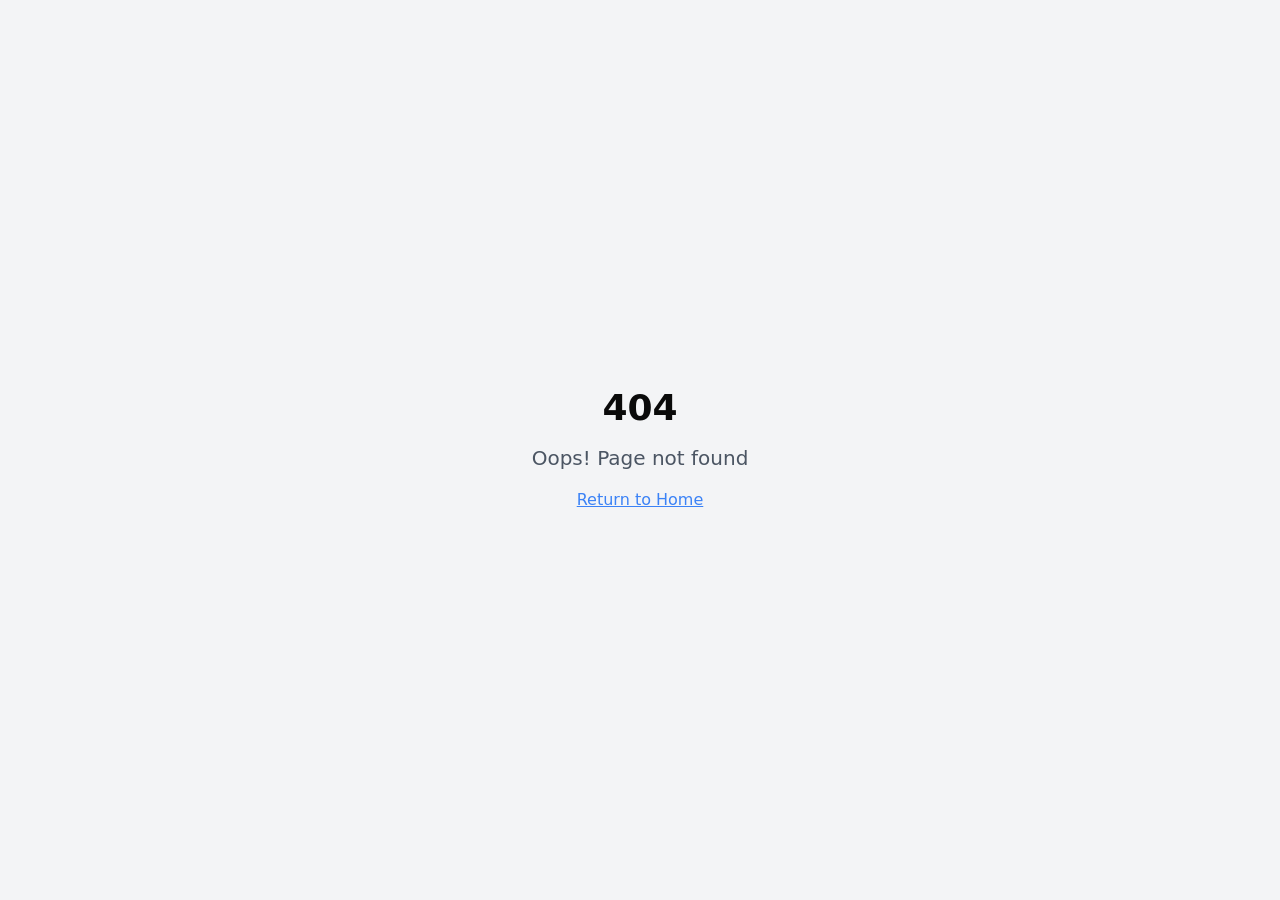
<file: index.html>
<!doctype html>
<html lang="en">
  <head>
    <meta charset="UTF-8" />
    <meta name="viewport" content="width=device-width, initial-scale=1.0" />
    <title>Pianoken - People's AI Piano | Coming Soon</title>
    <meta name="description" content="The world's first DePIN network for AI-powered smart pianos. Play Smart, Earn Fast. Democratizing music education through blockchain technology." />
    <meta name="author" content="Pianoken" />
    <meta name="keywords" content="DePIN, AI Piano, Smart Piano, Blockchain, Music Education, Pianoken, Web3" />

    <meta property="og:title" content="Pianoken - People's AI Piano | Coming Soon" />
    <meta property="og:description" content="The world's first DePIN network for AI-powered smart pianos. Play Smart, Earn Fast." />
    <meta property="og:type" content="website" />
    <meta property="og:image" content="/assets/pianoken-logo-FYIQtDRW.png" />

    <meta name="twitter:card" content="summary_large_image" />
    <meta name="twitter:site" content="@Pianoken_POP" />
    <meta name="twitter:image" content="/assets/pianoken-logo-FYIQtDRW.png" />
    <script>
      /* Single Page Apps for GitHub Pages
         https://github.com/rafgraph/spa-github-pages */
      (function(l) {
        if (l.search && l.search[1] === '/') {
          var decoded = l.search.slice(1)
            .split('&')
            .map(function(s){ return s.replace(/~and~/g, '&'); })
            .join('?');
          window.history.replaceState(null, null, decoded.slice(1) + l.hash);
        }
      })(window.location);
    </script>
    <script type="module" crossorigin src="/assets/index-4iQkVlZu.js"></script>
    <link rel="stylesheet" crossorigin href="/assets/index-B_V-j3L1.css">
  </head>

  <body>
    <div id="root"></div>
  </body>
</html>
</file>
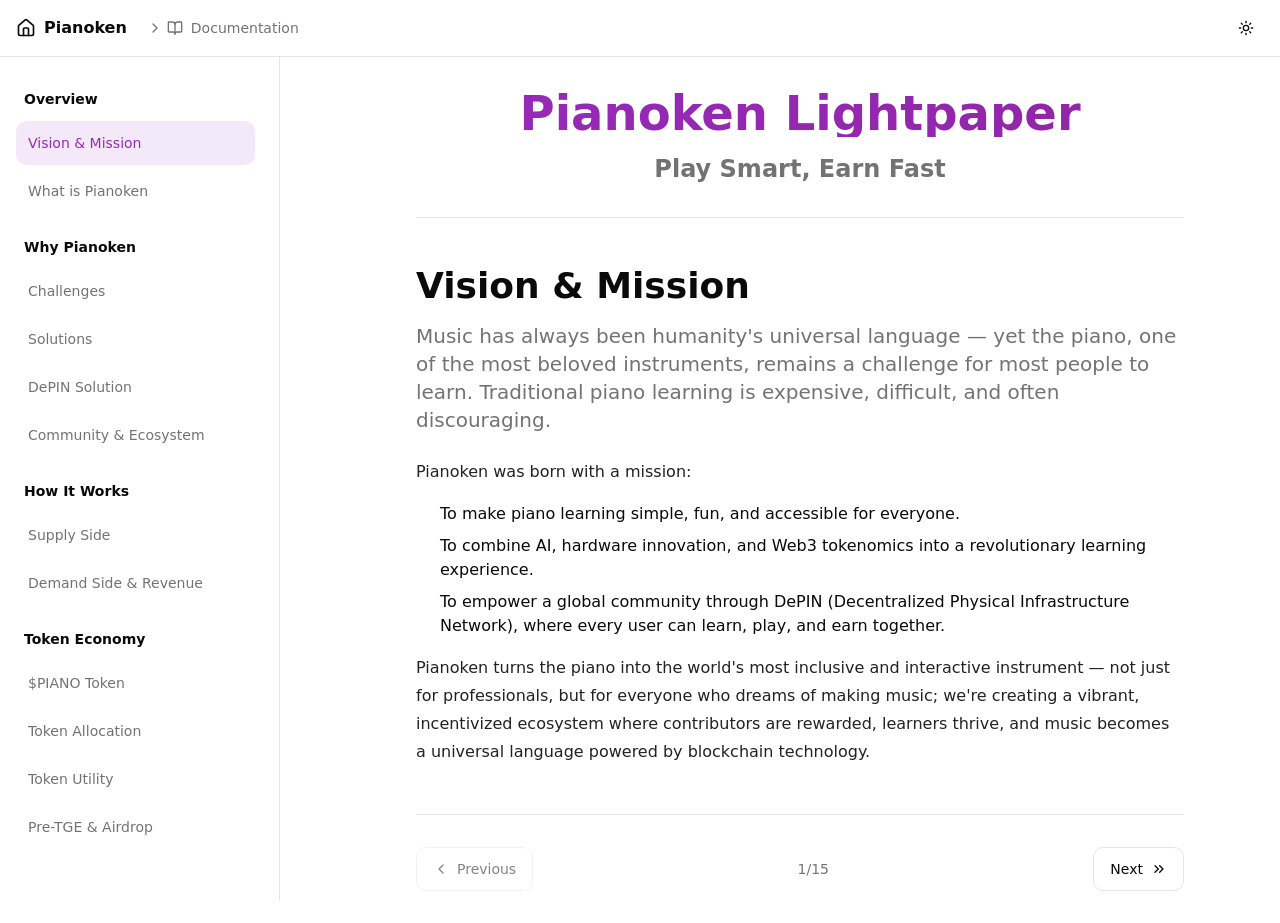
<file: docs/index.html>
<!doctype html>
<html lang="en">
  <head>
    <meta charset="utf-8" />
    <title>Redirecting...</title>
    <link rel="canonical" href="/docs" />
    <meta http-equiv="refresh" content="0; url=/?/docs" />
    <script>
      window.location.replace('/?/docs' + window.location.search + window.location.hash);
    </script>
  </head>
  <body></body>
</html>
</file>
<file: assets/index-B_V-j3L1.css>
*,:before,:after{--tw-border-spacing-x: 0;--tw-border-spacing-y: 0;--tw-translate-x: 0;--tw-translate-y: 0;--tw-rotate: 0;--tw-skew-x: 0;--tw-skew-y: 0;--tw-scale-x: 1;--tw-scale-y: 1;--tw-pan-x: ;--tw-pan-y: ;--tw-pinch-zoom: ;--tw-scroll-snap-strictness: proximity;--tw-gradient-from-position: ;--tw-gradient-via-position: ;--tw-gradient-to-position: ;--tw-ordinal: ;--tw-slashed-zero: ;--tw-numeric-figure: ;--tw-numeric-spacing: ;--tw-numeric-fraction: ;--tw-ring-inset: ;--tw-ring-offset-width: 0px;--tw-ring-offset-color: #fff;--tw-ring-color: rgb(59 130 246 / .5);--tw-ring-offset-shadow: 0 0 #0000;--tw-ring-shadow: 0 0 #0000;--tw-shadow: 0 0 #0000;--tw-shadow-colored: 0 0 #0000;--tw-blur: ;--tw-brightness: ;--tw-contrast: ;--tw-grayscale: ;--tw-hue-rotate: ;--tw-invert: ;--tw-saturate: ;--tw-sepia: ;--tw-drop-shadow: ;--tw-backdrop-blur: ;--tw-backdrop-brightness: ;--tw-backdrop-contrast: ;--tw-backdrop-grayscale: ;--tw-backdrop-hue-rotate: ;--tw-backdrop-invert: ;--tw-backdrop-opacity: ;--tw-backdrop-saturate: ;--tw-backdrop-sepia: ;--tw-contain-size: ;--tw-contain-layout: ;--tw-contain-paint: ;--tw-contain-style: }::backdrop{--tw-border-spacing-x: 0;--tw-border-spacing-y: 0;--tw-translate-x: 0;--tw-translate-y: 0;--tw-rotate: 0;--tw-skew-x: 0;--tw-skew-y: 0;--tw-scale-x: 1;--tw-scale-y: 1;--tw-pan-x: ;--tw-pan-y: ;--tw-pinch-zoom: ;--tw-scroll-snap-strictness: proximity;--tw-gradient-from-position: ;--tw-gradient-via-position: ;--tw-gradient-to-position: ;--tw-ordinal: ;--tw-slashed-zero: ;--tw-numeric-figure: ;--tw-numeric-spacing: ;--tw-numeric-fraction: ;--tw-ring-inset: ;--tw-ring-offset-width: 0px;--tw-ring-offset-color: #fff;--tw-ring-color: rgb(59 130 246 / .5);--tw-ring-offset-shadow: 0 0 #0000;--tw-ring-shadow: 0 0 #0000;--tw-shadow: 0 0 #0000;--tw-shadow-colored: 0 0 #0000;--tw-blur: ;--tw-brightness: ;--tw-contrast: ;--tw-grayscale: ;--tw-hue-rotate: ;--tw-invert: ;--tw-saturate: ;--tw-sepia: ;--tw-drop-shadow: ;--tw-backdrop-blur: ;--tw-backdrop-brightness: ;--tw-backdrop-contrast: ;--tw-backdrop-grayscale: ;--tw-backdrop-hue-rotate: ;--tw-backdrop-invert: ;--tw-backdrop-opacity: ;--tw-backdrop-saturate: ;--tw-backdrop-sepia: ;--tw-contain-size: ;--tw-contain-layout: ;--tw-contain-paint: ;--tw-contain-style: }*,:before,:after{box-sizing:border-box;border-width:0;border-style:solid;border-color:#e5e7eb}:before,:after{--tw-content: ""}html,:host{line-height:1.5;-webkit-text-size-adjust:100%;-moz-tab-size:4;-o-tab-size:4;tab-size:4;font-family:ui-sans-serif,system-ui,sans-serif,"Apple Color Emoji","Segoe UI Emoji",Segoe UI Symbol,"Noto Color Emoji";font-feature-settings:normal;font-variation-settings:normal;-webkit-tap-highlight-color:transparent}body{margin:0;line-height:inherit}hr{height:0;color:inherit;border-top-width:1px}abbr:where([title]){-webkit-text-decoration:underline dotted;text-decoration:underline dotted}h1,h2,h3,h4,h5,h6{font-size:inherit;font-weight:inherit}a{color:inherit;text-decoration:inherit}b,strong{font-weight:bolder}code,kbd,samp,pre{font-family:ui-monospace,SFMono-Regular,Menlo,Monaco,Consolas,Liberation Mono,Courier New,monospace;font-feature-settings:normal;font-variation-settings:normal;font-size:1em}small{font-size:80%}sub,sup{font-size:75%;line-height:0;position:relative;vertical-align:baseline}sub{bottom:-.25em}sup{top:-.5em}table{text-indent:0;border-color:inherit;border-collapse:collapse}button,input,optgroup,select,textarea{font-family:inherit;font-feature-settings:inherit;font-variation-settings:inherit;font-size:100%;font-weight:inherit;line-height:inherit;letter-spacing:inherit;color:inherit;margin:0;padding:0}button,select{text-transform:none}button,input:where([type=button]),input:where([type=reset]),input:where([type=submit]){-webkit-appearance:button;background-color:transparent;background-image:none}:-moz-focusring{outline:auto}:-moz-ui-invalid{box-shadow:none}progress{vertical-align:baseline}::-webkit-inner-spin-button,::-webkit-outer-spin-button{height:auto}[type=search]{-webkit-appearance:textfield;outline-offset:-2px}::-webkit-search-decoration{-webkit-appearance:none}::-webkit-file-upload-button{-webkit-appearance:button;font:inherit}summary{display:list-item}blockquote,dl,dd,h1,h2,h3,h4,h5,h6,hr,figure,p,pre{margin:0}fieldset{margin:0;padding:0}legend{padding:0}ol,ul,menu{list-style:none;margin:0;padding:0}dialog{padding:0}textarea{resize:vertical}input::-moz-placeholder,textarea::-moz-placeholder{opacity:1;color:#9ca3af}input::placeholder,textarea::placeholder{opacity:1;color:#9ca3af}button,[role=button]{cursor:pointer}:disabled{cursor:default}img,svg,video,canvas,audio,iframe,embed,object{display:block;vertical-align:middle}img,video{max-width:100%;height:auto}[hidden]:where(:not([hidden=until-found])){display:none}.prose{color:hsl(var(--foreground))}.prose h1{margin-bottom:1rem;font-size:2.25rem;line-height:2.5rem;font-weight:700;color:hsl(var(--foreground))}.prose h2{margin-top:2.5rem;margin-bottom:1rem;font-size:1.875rem;line-height:2.25rem;font-weight:600;color:hsl(var(--foreground))}.prose h3{margin-top:2rem;margin-bottom:.75rem;font-size:1.5rem;line-height:2rem;font-weight:600;color:hsl(var(--foreground))}.prose p{margin-bottom:1rem;line-height:1.75rem;color:hsl(var(--foreground) / .9)}.prose .lead{margin-bottom:1.5rem;font-size:1.25rem;line-height:1.75rem;color:hsl(var(--muted-foreground))}.prose ul,.prose ol{margin-top:1rem;margin-bottom:1rem;margin-left:1.5rem}.prose li{margin-bottom:.5rem}.prose code{border-radius:.25rem;background-color:hsl(var(--muted));padding:.125rem .375rem;font-size:.875rem;line-height:1.25rem}.prose pre{margin-top:1rem;margin-bottom:1rem;overflow-x:auto;border-radius:var(--radius);background-color:hsl(var(--muted));padding:1rem}.prose pre code{background-color:transparent;padding:0}:root{--background: 0 0% 100%;--foreground: 0 0% 3.9%;--card: 0 0% 100%;--card-foreground: 0 0% 3.9%;--popover: 0 0% 100%;--popover-foreground: 0 0% 3.9%;--primary: 285 63% 45%;--primary-foreground: 0 0% 100%;--secondary: 0 0% 96%;--secondary-foreground: 0 0% 9%;--muted: 0 0% 96%;--muted-foreground: 0 0% 45%;--accent: 0 0% 96%;--accent-foreground: 0 0% 9%;--destructive: 0 84.2% 60.2%;--destructive-foreground: 0 0% 100%;--border: 0 0% 89.8%;--input: 0 0% 89.8%;--ring: 285 63% 45%;--radius: .75rem;--gradient-purple: linear-gradient(135deg, hsl(285 63% 45%) 0%, hsl(290 63% 40%) 100%);--gradient-shine: linear-gradient(90deg, transparent, hsla(285 63% 45% / .2), transparent);--glow-purple: 0 0 40px hsla(285 63% 45% / .3);--transition-smooth: all .4s cubic-bezier(.4, 0, .2, 1)}.dark{--background: 0 0% 0%;--foreground: 0 0% 100%;--card: 0 0% 5%;--card-foreground: 0 0% 100%;--popover: 0 0% 5%;--popover-foreground: 0 0% 100%;--primary: 285 63% 45%;--primary-foreground: 0 0% 100%;--secondary: 0 0% 10%;--secondary-foreground: 0 0% 100%;--muted: 0 0% 15%;--muted-foreground: 0 0% 65%;--accent: 285 63% 45%;--accent-foreground: 0 0% 100%;--destructive: 0 84.2% 60.2%;--destructive-foreground: 0 0% 100%;--border: 0 0% 20%;--input: 0 0% 20%;--ring: 45 100% 51%;--gradient-purple: linear-gradient(135deg, hsl(285 63% 45%) 0%, hsl(290 63% 40%) 100%);--gradient-shine: linear-gradient(90deg, transparent, hsla(285 63% 45% / .2), transparent);--glow-purple: 0 0 40px hsla(285 63% 45% / .3)}*{border-color:hsl(var(--border))}body{background-color:hsl(var(--background));color:hsl(var(--foreground))}.container{width:100%;margin-right:auto;margin-left:auto;padding-right:2rem;padding-left:2rem}@media (min-width: 1400px){.container{max-width:1400px}}.sr-only{position:absolute;width:1px;height:1px;padding:0;margin:-1px;overflow:hidden;clip:rect(0,0,0,0);white-space:nowrap;border-width:0}.pointer-events-none{pointer-events:none}.pointer-events-auto{pointer-events:auto}.visible{visibility:visible}.invisible{visibility:hidden}.fixed{position:fixed}.absolute{position:absolute}.relative{position:relative}.sticky{position:sticky}.inset-0{top:0;right:0;bottom:0;left:0}.inset-x-0{left:0;right:0}.inset-y-0{top:0;bottom:0}.-bottom-12{bottom:-3rem}.-left-12{left:-3rem}.-right-12{right:-3rem}.-top-12{top:-3rem}.bottom-0{bottom:0}.bottom-1\/4{bottom:25%}.left-0{left:0}.left-1{left:.25rem}.left-1\/2{left:50%}.left-1\/4{left:25%}.left-2{left:.5rem}.left-\[50\%\]{left:50%}.right-0{right:0}.right-1{right:.25rem}.right-1\/4{right:25%}.right-2{right:.5rem}.right-3{right:.75rem}.right-4{right:1rem}.top-0{top:0}.top-1\.5{top:.375rem}.top-1\/2{top:50%}.top-1\/4{top:25%}.top-14{top:3.5rem}.top-2{top:.5rem}.top-3\.5{top:.875rem}.top-4{top:1rem}.top-\[1px\]{top:1px}.top-\[50\%\]{top:50%}.top-\[60\%\]{top:60%}.top-full{top:100%}.z-10{z-index:10}.z-20{z-index:20}.z-30{z-index:30}.z-50{z-index:50}.z-\[100\]{z-index:100}.z-\[1\]{z-index:1}.-mx-1{margin-left:-.25rem;margin-right:-.25rem}.mx-1{margin-left:.25rem;margin-right:.25rem}.mx-2{margin-left:.5rem;margin-right:.5rem}.mx-3\.5{margin-left:.875rem;margin-right:.875rem}.mx-auto{margin-left:auto;margin-right:auto}.my-0\.5{margin-top:.125rem;margin-bottom:.125rem}.my-1{margin-top:.25rem;margin-bottom:.25rem}.my-8{margin-top:2rem;margin-bottom:2rem}.-ml-4{margin-left:-1rem}.-mt-4{margin-top:-1rem}.mb-1{margin-bottom:.25rem}.mb-2{margin-bottom:.5rem}.mb-3{margin-bottom:.75rem}.mb-4{margin-bottom:1rem}.mb-6{margin-bottom:1.5rem}.mb-8{margin-bottom:2rem}.ml-1{margin-left:.25rem}.ml-4{margin-left:1rem}.ml-auto{margin-left:auto}.mr-2{margin-right:.5rem}.mt-1\.5{margin-top:.375rem}.mt-2{margin-top:.5rem}.mt-24{margin-top:6rem}.mt-4{margin-top:1rem}.mt-8{margin-top:2rem}.mt-auto{margin-top:auto}.block{display:block}.flex{display:flex}.inline-flex{display:inline-flex}.table{display:table}.grid{display:grid}.hidden{display:none}.aspect-square{aspect-ratio:1 / 1}.aspect-video{aspect-ratio:16 / 9}.size-4{width:1rem;height:1rem}.h-1\.5{height:.375rem}.h-10{height:2.5rem}.h-11{height:2.75rem}.h-12{height:3rem}.h-14{height:3.5rem}.h-2{height:.5rem}.h-2\.5{height:.625rem}.h-3{height:.75rem}.h-3\.5{height:.875rem}.h-4{height:1rem}.h-5{height:1.25rem}.h-6{height:1.5rem}.h-7{height:1.75rem}.h-8{height:2rem}.h-9{height:2.25rem}.h-96{height:24rem}.h-\[1px\]{height:1px}.h-\[calc\(100vh-3\.5rem\)\]{height:calc(100vh - 3.5rem)}.h-\[var\(--radix-navigation-menu-viewport-height\)\]{height:var(--radix-navigation-menu-viewport-height)}.h-\[var\(--radix-select-trigger-height\)\]{height:var(--radix-select-trigger-height)}.h-auto{height:auto}.h-full{height:100%}.h-px{height:1px}.h-svh{height:100svh}.max-h-96{max-height:24rem}.max-h-\[300px\]{max-height:300px}.max-h-screen{max-height:100vh}.min-h-0{min-height:0px}.min-h-\[400px\]{min-height:400px}.min-h-\[44px\]{min-height:44px}.min-h-\[80px\]{min-height:80px}.min-h-screen{min-height:100vh}.min-h-svh{min-height:100svh}.w-0{width:0px}.w-1{width:.25rem}.w-10{width:2.5rem}.w-11{width:2.75rem}.w-2{width:.5rem}.w-2\.5{width:.625rem}.w-3{width:.75rem}.w-3\.5{width:.875rem}.w-3\/4{width:75%}.w-4{width:1rem}.w-5{width:1.25rem}.w-64{width:16rem}.w-7{width:1.75rem}.w-72{width:18rem}.w-8{width:2rem}.w-9{width:2.25rem}.w-96{width:24rem}.w-\[--sidebar-width\]{width:var(--sidebar-width)}.w-\[100px\]{width:100px}.w-\[1px\]{width:1px}.w-\[280px\]{width:280px}.w-auto{width:auto}.w-full{width:100%}.w-max{width:-moz-max-content;width:max-content}.w-px{width:1px}.min-w-0{min-width:0px}.min-w-5{min-width:1.25rem}.min-w-\[12rem\]{min-width:12rem}.min-w-\[8rem\]{min-width:8rem}.min-w-\[var\(--radix-select-trigger-width\)\]{min-width:var(--radix-select-trigger-width)}.max-w-2xl{max-width:42rem}.max-w-3xl{max-width:48rem}.max-w-4xl{max-width:56rem}.max-w-\[--skeleton-width\]{max-width:var(--skeleton-width)}.max-w-\[280px\]{max-width:280px}.max-w-lg{max-width:32rem}.max-w-max{max-width:-moz-max-content;max-width:max-content}.max-w-none{max-width:none}.flex-1{flex:1 1 0%}.shrink-0{flex-shrink:0}.grow{flex-grow:1}.grow-0{flex-grow:0}.basis-full{flex-basis:100%}.caption-bottom{caption-side:bottom}.border-collapse{border-collapse:collapse}.-translate-x-1\/2{--tw-translate-x: -50%;transform:translate(var(--tw-translate-x),var(--tw-translate-y)) rotate(var(--tw-rotate)) skew(var(--tw-skew-x)) skewY(var(--tw-skew-y)) scaleX(var(--tw-scale-x)) scaleY(var(--tw-scale-y))}.-translate-x-full{--tw-translate-x: -100%;transform:translate(var(--tw-translate-x),var(--tw-translate-y)) rotate(var(--tw-rotate)) skew(var(--tw-skew-x)) skewY(var(--tw-skew-y)) scaleX(var(--tw-scale-x)) scaleY(var(--tw-scale-y))}.-translate-x-px{--tw-translate-x: -1px;transform:translate(var(--tw-translate-x),var(--tw-translate-y)) rotate(var(--tw-rotate)) skew(var(--tw-skew-x)) skewY(var(--tw-skew-y)) scaleX(var(--tw-scale-x)) scaleY(var(--tw-scale-y))}.-translate-y-1\/2{--tw-translate-y: -50%;transform:translate(var(--tw-translate-x),var(--tw-translate-y)) rotate(var(--tw-rotate)) skew(var(--tw-skew-x)) skewY(var(--tw-skew-y)) scaleX(var(--tw-scale-x)) scaleY(var(--tw-scale-y))}.translate-x-0{--tw-translate-x: 0px;transform:translate(var(--tw-translate-x),var(--tw-translate-y)) rotate(var(--tw-rotate)) skew(var(--tw-skew-x)) skewY(var(--tw-skew-y)) scaleX(var(--tw-scale-x)) scaleY(var(--tw-scale-y))}.translate-x-\[-50\%\]{--tw-translate-x: -50%;transform:translate(var(--tw-translate-x),var(--tw-translate-y)) rotate(var(--tw-rotate)) skew(var(--tw-skew-x)) skewY(var(--tw-skew-y)) scaleX(var(--tw-scale-x)) scaleY(var(--tw-scale-y))}.translate-x-px{--tw-translate-x: 1px;transform:translate(var(--tw-translate-x),var(--tw-translate-y)) rotate(var(--tw-rotate)) skew(var(--tw-skew-x)) skewY(var(--tw-skew-y)) scaleX(var(--tw-scale-x)) scaleY(var(--tw-scale-y))}.translate-y-\[-50\%\]{--tw-translate-y: -50%;transform:translate(var(--tw-translate-x),var(--tw-translate-y)) rotate(var(--tw-rotate)) skew(var(--tw-skew-x)) skewY(var(--tw-skew-y)) scaleX(var(--tw-scale-x)) scaleY(var(--tw-scale-y))}.rotate-0{--tw-rotate: 0deg;transform:translate(var(--tw-translate-x),var(--tw-translate-y)) rotate(var(--tw-rotate)) skew(var(--tw-skew-x)) skewY(var(--tw-skew-y)) scaleX(var(--tw-scale-x)) scaleY(var(--tw-scale-y))}.rotate-45{--tw-rotate: 45deg;transform:translate(var(--tw-translate-x),var(--tw-translate-y)) rotate(var(--tw-rotate)) skew(var(--tw-skew-x)) skewY(var(--tw-skew-y)) scaleX(var(--tw-scale-x)) scaleY(var(--tw-scale-y))}.rotate-90{--tw-rotate: 90deg;transform:translate(var(--tw-translate-x),var(--tw-translate-y)) rotate(var(--tw-rotate)) skew(var(--tw-skew-x)) skewY(var(--tw-skew-y)) scaleX(var(--tw-scale-x)) scaleY(var(--tw-scale-y))}.scale-0{--tw-scale-x: 0;--tw-scale-y: 0;transform:translate(var(--tw-translate-x),var(--tw-translate-y)) rotate(var(--tw-rotate)) skew(var(--tw-skew-x)) skewY(var(--tw-skew-y)) scaleX(var(--tw-scale-x)) scaleY(var(--tw-scale-y))}.scale-100{--tw-scale-x: 1;--tw-scale-y: 1;transform:translate(var(--tw-translate-x),var(--tw-translate-y)) rotate(var(--tw-rotate)) skew(var(--tw-skew-x)) skewY(var(--tw-skew-y)) scaleX(var(--tw-scale-x)) scaleY(var(--tw-scale-y))}.transform{transform:translate(var(--tw-translate-x),var(--tw-translate-y)) rotate(var(--tw-rotate)) skew(var(--tw-skew-x)) skewY(var(--tw-skew-y)) scaleX(var(--tw-scale-x)) scaleY(var(--tw-scale-y))}@keyframes fade-in{0%{opacity:0;transform:translateY(20px)}to{opacity:1;transform:translateY(0)}}.animate-fade-in{animation:fade-in .8s ease-out}@keyframes glow-pulse{0%,to{opacity:1}50%{opacity:.6}}.animate-glow-pulse{animation:glow-pulse 2s ease-in-out infinite}@keyframes pulse{50%{opacity:.5}}.animate-pulse{animation:pulse 2s cubic-bezier(.4,0,.6,1) infinite}.cursor-default{cursor:default}.cursor-pointer{cursor:pointer}.touch-none{touch-action:none}.select-none{-webkit-user-select:none;-moz-user-select:none;user-select:none}.scroll-mt-20{scroll-margin-top:5rem}.list-none{list-style-type:none}.flex-row{flex-direction:row}.flex-col{flex-direction:column}.flex-col-reverse{flex-direction:column-reverse}.flex-wrap{flex-wrap:wrap}.items-start{align-items:flex-start}.items-end{align-items:flex-end}.items-center{align-items:center}.items-stretch{align-items:stretch}.justify-center{justify-content:center}.justify-between{justify-content:space-between}.gap-1{gap:.25rem}.gap-1\.5{gap:.375rem}.gap-2{gap:.5rem}.gap-4{gap:1rem}.space-x-1>:not([hidden])~:not([hidden]){--tw-space-x-reverse: 0;margin-right:calc(.25rem * var(--tw-space-x-reverse));margin-left:calc(.25rem * calc(1 - var(--tw-space-x-reverse)))}.space-x-2>:not([hidden])~:not([hidden]){--tw-space-x-reverse: 0;margin-right:calc(.5rem * var(--tw-space-x-reverse));margin-left:calc(.5rem * calc(1 - var(--tw-space-x-reverse)))}.space-x-4>:not([hidden])~:not([hidden]){--tw-space-x-reverse: 0;margin-right:calc(1rem * var(--tw-space-x-reverse));margin-left:calc(1rem * calc(1 - var(--tw-space-x-reverse)))}.space-y-1>:not([hidden])~:not([hidden]){--tw-space-y-reverse: 0;margin-top:calc(.25rem * calc(1 - var(--tw-space-y-reverse)));margin-bottom:calc(.25rem * var(--tw-space-y-reverse))}.space-y-1\.5>:not([hidden])~:not([hidden]){--tw-space-y-reverse: 0;margin-top:calc(.375rem * calc(1 - var(--tw-space-y-reverse)));margin-bottom:calc(.375rem * var(--tw-space-y-reverse))}.space-y-12>:not([hidden])~:not([hidden]){--tw-space-y-reverse: 0;margin-top:calc(3rem * calc(1 - var(--tw-space-y-reverse)));margin-bottom:calc(3rem * var(--tw-space-y-reverse))}.space-y-2>:not([hidden])~:not([hidden]){--tw-space-y-reverse: 0;margin-top:calc(.5rem * calc(1 - var(--tw-space-y-reverse)));margin-bottom:calc(.5rem * var(--tw-space-y-reverse))}.space-y-4>:not([hidden])~:not([hidden]){--tw-space-y-reverse: 0;margin-top:calc(1rem * calc(1 - var(--tw-space-y-reverse)));margin-bottom:calc(1rem * var(--tw-space-y-reverse))}.space-y-6>:not([hidden])~:not([hidden]){--tw-space-y-reverse: 0;margin-top:calc(1.5rem * calc(1 - var(--tw-space-y-reverse)));margin-bottom:calc(1.5rem * var(--tw-space-y-reverse))}.overflow-auto{overflow:auto}.overflow-hidden{overflow:hidden}.overflow-y-auto{overflow-y:auto}.overflow-x-hidden{overflow-x:hidden}.whitespace-nowrap{white-space:nowrap}.break-words{overflow-wrap:break-word}.rounded-\[2px\]{border-radius:2px}.rounded-\[inherit\]{border-radius:inherit}.rounded-full{border-radius:9999px}.rounded-lg{border-radius:var(--radius)}.rounded-md{border-radius:calc(var(--radius) - 2px)}.rounded-sm{border-radius:calc(var(--radius) - 4px)}.rounded-xl{border-radius:.75rem}.rounded-t-\[10px\]{border-top-left-radius:10px;border-top-right-radius:10px}.rounded-tl-sm{border-top-left-radius:calc(var(--radius) - 4px)}.border{border-width:1px}.border-2{border-width:2px}.border-\[1\.5px\]{border-width:1.5px}.border-y{border-top-width:1px;border-bottom-width:1px}.border-b{border-bottom-width:1px}.border-l{border-left-width:1px}.border-r{border-right-width:1px}.border-t{border-top-width:1px}.border-dashed{border-style:dashed}.border-\[--color-border\]{border-color:var(--color-border)}.border-border\/50{border-color:hsl(var(--border) / .5)}.border-destructive{border-color:hsl(var(--destructive))}.border-destructive\/50{border-color:hsl(var(--destructive) / .5)}.border-gray-700\/50{border-color:#37415180}.border-input{border-color:hsl(var(--input))}.border-primary{border-color:hsl(var(--primary))}.border-sidebar-border{border-color:hsl(var(--sidebar-border))}.border-transparent{border-color:transparent}.border-l-transparent{border-left-color:transparent}.border-t-transparent{border-top-color:transparent}.bg-\[--color-bg\]{background-color:var(--color-bg)}.bg-accent{background-color:hsl(var(--accent))}.bg-background{background-color:hsl(var(--background))}.bg-background\/95{background-color:hsl(var(--background) / .95)}.bg-black{--tw-bg-opacity: 1;background-color:rgb(0 0 0 / var(--tw-bg-opacity, 1))}.bg-black\/50{background-color:#00000080}.bg-black\/80{background-color:#000c}.bg-border{background-color:hsl(var(--border))}.bg-card{background-color:hsl(var(--card))}.bg-destructive{background-color:hsl(var(--destructive))}.bg-foreground{background-color:hsl(var(--foreground))}.bg-gray-100{--tw-bg-opacity: 1;background-color:rgb(243 244 246 / var(--tw-bg-opacity, 1))}.bg-gray-900\/30{background-color:#1118274d}.bg-muted{background-color:hsl(var(--muted))}.bg-muted\/50{background-color:hsl(var(--muted) / .5)}.bg-popover{background-color:hsl(var(--popover))}.bg-primary{background-color:hsl(var(--primary))}.bg-primary\/10{background-color:hsl(var(--primary) / .1)}.bg-purple-600\/10{background-color:#9333ea1a}.bg-purple-600\/5{background-color:#9333ea0d}.bg-secondary{background-color:hsl(var(--secondary))}.bg-sidebar{background-color:hsl(var(--sidebar-background))}.bg-sidebar-border{background-color:hsl(var(--sidebar-border))}.bg-transparent{background-color:transparent}.bg-gradient-purple{background-image:var(--gradient-purple)}.bg-clip-text{-webkit-background-clip:text;background-clip:text}.fill-current{fill:currentColor}.object-contain{-o-object-fit:contain;object-fit:contain}.p-0{padding:0}.p-1{padding:.25rem}.p-2{padding:.5rem}.p-3{padding:.75rem}.p-4{padding:1rem}.p-6{padding:1.5rem}.p-\[1px\]{padding:1px}.px-1{padding-left:.25rem;padding-right:.25rem}.px-2{padding-left:.5rem;padding-right:.5rem}.px-2\.5{padding-left:.625rem;padding-right:.625rem}.px-3{padding-left:.75rem;padding-right:.75rem}.px-4{padding-left:1rem;padding-right:1rem}.px-5{padding-left:1.25rem;padding-right:1.25rem}.px-8{padding-left:2rem;padding-right:2rem}.py-0\.5{padding-top:.125rem;padding-bottom:.125rem}.py-1{padding-top:.25rem;padding-bottom:.25rem}.py-1\.5{padding-top:.375rem;padding-bottom:.375rem}.py-2{padding-top:.5rem;padding-bottom:.5rem}.py-2\.5{padding-top:.625rem;padding-bottom:.625rem}.py-3{padding-top:.75rem;padding-bottom:.75rem}.py-4{padding-top:1rem;padding-bottom:1rem}.py-6{padding-top:1.5rem;padding-bottom:1.5rem}.pb-2{padding-bottom:.5rem}.pb-3{padding-bottom:.75rem}.pb-4{padding-bottom:1rem}.pb-6{padding-bottom:1.5rem}.pl-2\.5{padding-left:.625rem}.pl-4{padding-left:1rem}.pl-8{padding-left:2rem}.pr-2{padding-right:.5rem}.pr-2\.5{padding-right:.625rem}.pr-6{padding-right:1.5rem}.pr-8{padding-right:2rem}.pt-0{padding-top:0}.pt-1{padding-top:.25rem}.pt-12{padding-top:3rem}.pt-16{padding-top:4rem}.pt-3{padding-top:.75rem}.pt-4{padding-top:1rem}.pt-6{padding-top:1.5rem}.pt-8{padding-top:2rem}.text-left{text-align:left}.text-center{text-align:center}.align-middle{vertical-align:middle}.font-mono{font-family:ui-monospace,SFMono-Regular,Menlo,Monaco,Consolas,Liberation Mono,Courier New,monospace}.text-2xl{font-size:1.5rem;line-height:2rem}.text-3xl{font-size:1.875rem;line-height:2.25rem}.text-4xl{font-size:2.25rem;line-height:2.5rem}.text-\[0\.8rem\]{font-size:.8rem}.text-base{font-size:1rem;line-height:1.5rem}.text-lg{font-size:1.125rem;line-height:1.75rem}.text-sm{font-size:.875rem;line-height:1.25rem}.text-xl{font-size:1.25rem;line-height:1.75rem}.text-xs{font-size:.75rem;line-height:1rem}.font-bold{font-weight:700}.font-medium{font-weight:500}.font-normal{font-weight:400}.font-semibold{font-weight:600}.uppercase{text-transform:uppercase}.tabular-nums{--tw-numeric-spacing: tabular-nums;font-variant-numeric:var(--tw-ordinal) var(--tw-slashed-zero) var(--tw-numeric-figure) var(--tw-numeric-spacing) var(--tw-numeric-fraction)}.leading-none{line-height:1}.leading-relaxed{line-height:1.625}.leading-tight{line-height:1.25}.tracking-tight{letter-spacing:-.025em}.tracking-wider{letter-spacing:.05em}.tracking-widest{letter-spacing:.1em}.text-accent-foreground{color:hsl(var(--accent-foreground))}.text-blue-500{--tw-text-opacity: 1;color:rgb(59 130 246 / var(--tw-text-opacity, 1))}.text-card-foreground{color:hsl(var(--card-foreground))}.text-current{color:currentColor}.text-destructive{color:hsl(var(--destructive))}.text-destructive-foreground{color:hsl(var(--destructive-foreground))}.text-foreground{color:hsl(var(--foreground))}.text-foreground\/50{color:hsl(var(--foreground) / .5)}.text-gray-400{--tw-text-opacity: 1;color:rgb(156 163 175 / var(--tw-text-opacity, 1))}.text-gray-500{--tw-text-opacity: 1;color:rgb(107 114 128 / var(--tw-text-opacity, 1))}.text-gray-600{--tw-text-opacity: 1;color:rgb(75 85 99 / var(--tw-text-opacity, 1))}.text-muted-foreground{color:hsl(var(--muted-foreground))}.text-popover-foreground{color:hsl(var(--popover-foreground))}.text-primary{color:hsl(var(--primary))}.text-primary-foreground{color:hsl(var(--primary-foreground))}.text-secondary-foreground{color:hsl(var(--secondary-foreground))}.text-sidebar-foreground{color:hsl(var(--sidebar-foreground))}.text-sidebar-foreground\/70{color:hsl(var(--sidebar-foreground) / .7)}.text-transparent{color:transparent}.text-white{--tw-text-opacity: 1;color:rgb(255 255 255 / var(--tw-text-opacity, 1))}.text-white\/60{color:#fff9}.underline{text-decoration-line:underline}.underline-offset-4{text-underline-offset:4px}.opacity-0{opacity:0}.opacity-50{opacity:.5}.opacity-60{opacity:.6}.opacity-70{opacity:.7}.opacity-90{opacity:.9}.shadow-\[0_0_0_1px_hsl\(var\(--sidebar-border\)\)\]{--tw-shadow: 0 0 0 1px hsl(var(--sidebar-border));--tw-shadow-colored: 0 0 0 1px var(--tw-shadow-color);box-shadow:var(--tw-ring-offset-shadow, 0 0 #0000),var(--tw-ring-shadow, 0 0 #0000),var(--tw-shadow)}.shadow-glow-purple{--tw-shadow: var(--glow-purple);--tw-shadow-colored: var(--glow-purple);box-shadow:var(--tw-ring-offset-shadow, 0 0 #0000),var(--tw-ring-shadow, 0 0 #0000),var(--tw-shadow)}.shadow-lg{--tw-shadow: 0 10px 15px -3px rgb(0 0 0 / .1), 0 4px 6px -4px rgb(0 0 0 / .1);--tw-shadow-colored: 0 10px 15px -3px var(--tw-shadow-color), 0 4px 6px -4px var(--tw-shadow-color);box-shadow:var(--tw-ring-offset-shadow, 0 0 #0000),var(--tw-ring-shadow, 0 0 #0000),var(--tw-shadow)}.shadow-md{--tw-shadow: 0 4px 6px -1px rgb(0 0 0 / .1), 0 2px 4px -2px rgb(0 0 0 / .1);--tw-shadow-colored: 0 4px 6px -1px var(--tw-shadow-color), 0 2px 4px -2px var(--tw-shadow-color);box-shadow:var(--tw-ring-offset-shadow, 0 0 #0000),var(--tw-ring-shadow, 0 0 #0000),var(--tw-shadow)}.shadow-none{--tw-shadow: 0 0 #0000;--tw-shadow-colored: 0 0 #0000;box-shadow:var(--tw-ring-offset-shadow, 0 0 #0000),var(--tw-ring-shadow, 0 0 #0000),var(--tw-shadow)}.shadow-sm{--tw-shadow: 0 1px 2px 0 rgb(0 0 0 / .05);--tw-shadow-colored: 0 1px 2px 0 var(--tw-shadow-color);box-shadow:var(--tw-ring-offset-shadow, 0 0 #0000),var(--tw-ring-shadow, 0 0 #0000),var(--tw-shadow)}.shadow-xl{--tw-shadow: 0 20px 25px -5px rgb(0 0 0 / .1), 0 8px 10px -6px rgb(0 0 0 / .1);--tw-shadow-colored: 0 20px 25px -5px var(--tw-shadow-color), 0 8px 10px -6px var(--tw-shadow-color);box-shadow:var(--tw-ring-offset-shadow, 0 0 #0000),var(--tw-ring-shadow, 0 0 #0000),var(--tw-shadow)}.outline-none{outline:2px solid transparent;outline-offset:2px}.outline{outline-style:solid}.ring-0{--tw-ring-offset-shadow: var(--tw-ring-inset) 0 0 0 var(--tw-ring-offset-width) var(--tw-ring-offset-color);--tw-ring-shadow: var(--tw-ring-inset) 0 0 0 calc(0px + var(--tw-ring-offset-width)) var(--tw-ring-color);box-shadow:var(--tw-ring-offset-shadow),var(--tw-ring-shadow),var(--tw-shadow, 0 0 #0000)}.ring-2{--tw-ring-offset-shadow: var(--tw-ring-inset) 0 0 0 var(--tw-ring-offset-width) var(--tw-ring-offset-color);--tw-ring-shadow: var(--tw-ring-inset) 0 0 0 calc(2px + var(--tw-ring-offset-width)) var(--tw-ring-color);box-shadow:var(--tw-ring-offset-shadow),var(--tw-ring-shadow),var(--tw-shadow, 0 0 #0000)}.ring-ring{--tw-ring-color: hsl(var(--ring))}.ring-sidebar-ring{--tw-ring-color: hsl(var(--sidebar-ring))}.ring-offset-background{--tw-ring-offset-color: hsl(var(--background))}.blur-\[120px\]{--tw-blur: blur(120px);filter:var(--tw-blur) var(--tw-brightness) var(--tw-contrast) var(--tw-grayscale) var(--tw-hue-rotate) var(--tw-invert) var(--tw-saturate) var(--tw-sepia) var(--tw-drop-shadow)}.drop-shadow{--tw-drop-shadow: drop-shadow(0 1px 2px rgb(0 0 0 / .1)) drop-shadow(0 1px 1px rgb(0 0 0 / .06));filter:var(--tw-blur) var(--tw-brightness) var(--tw-contrast) var(--tw-grayscale) var(--tw-hue-rotate) var(--tw-invert) var(--tw-saturate) var(--tw-sepia) var(--tw-drop-shadow)}.drop-shadow-\[0_0_30px_rgba\(180\,140\,230\,0\.3\)\]{--tw-drop-shadow: drop-shadow(0 0 30px rgba(180,140,230,.3));filter:var(--tw-blur) var(--tw-brightness) var(--tw-contrast) var(--tw-grayscale) var(--tw-hue-rotate) var(--tw-invert) var(--tw-saturate) var(--tw-sepia) var(--tw-drop-shadow)}.filter{filter:var(--tw-blur) var(--tw-brightness) var(--tw-contrast) var(--tw-grayscale) var(--tw-hue-rotate) var(--tw-invert) var(--tw-saturate) var(--tw-sepia) var(--tw-drop-shadow)}.backdrop-blur{--tw-backdrop-blur: blur(8px);-webkit-backdrop-filter:var(--tw-backdrop-blur) var(--tw-backdrop-brightness) var(--tw-backdrop-contrast) var(--tw-backdrop-grayscale) var(--tw-backdrop-hue-rotate) var(--tw-backdrop-invert) var(--tw-backdrop-opacity) var(--tw-backdrop-saturate) var(--tw-backdrop-sepia);backdrop-filter:var(--tw-backdrop-blur) var(--tw-backdrop-brightness) var(--tw-backdrop-contrast) var(--tw-backdrop-grayscale) var(--tw-backdrop-hue-rotate) var(--tw-backdrop-invert) var(--tw-backdrop-opacity) var(--tw-backdrop-saturate) var(--tw-backdrop-sepia)}.backdrop-blur-sm{--tw-backdrop-blur: blur(4px);-webkit-backdrop-filter:var(--tw-backdrop-blur) var(--tw-backdrop-brightness) var(--tw-backdrop-contrast) var(--tw-backdrop-grayscale) var(--tw-backdrop-hue-rotate) var(--tw-backdrop-invert) var(--tw-backdrop-opacity) var(--tw-backdrop-saturate) var(--tw-backdrop-sepia);backdrop-filter:var(--tw-backdrop-blur) var(--tw-backdrop-brightness) var(--tw-backdrop-contrast) var(--tw-backdrop-grayscale) var(--tw-backdrop-hue-rotate) var(--tw-backdrop-invert) var(--tw-backdrop-opacity) var(--tw-backdrop-saturate) var(--tw-backdrop-sepia)}.backdrop-filter{-webkit-backdrop-filter:var(--tw-backdrop-blur) var(--tw-backdrop-brightness) var(--tw-backdrop-contrast) var(--tw-backdrop-grayscale) var(--tw-backdrop-hue-rotate) var(--tw-backdrop-invert) var(--tw-backdrop-opacity) var(--tw-backdrop-saturate) var(--tw-backdrop-sepia);backdrop-filter:var(--tw-backdrop-blur) var(--tw-backdrop-brightness) var(--tw-backdrop-contrast) var(--tw-backdrop-grayscale) var(--tw-backdrop-hue-rotate) var(--tw-backdrop-invert) var(--tw-backdrop-opacity) var(--tw-backdrop-saturate) var(--tw-backdrop-sepia)}.transition{transition-property:color,background-color,border-color,text-decoration-color,fill,stroke,opacity,box-shadow,transform,filter,-webkit-backdrop-filter;transition-property:color,background-color,border-color,text-decoration-color,fill,stroke,opacity,box-shadow,transform,filter,backdrop-filter;transition-property:color,background-color,border-color,text-decoration-color,fill,stroke,opacity,box-shadow,transform,filter,backdrop-filter,-webkit-backdrop-filter;transition-timing-function:cubic-bezier(.4,0,.2,1);transition-duration:.15s}.transition-\[left\,right\,width\]{transition-property:left,right,width;transition-timing-function:cubic-bezier(.4,0,.2,1);transition-duration:.15s}.transition-\[margin\,opa\]{transition-property:margin,opa;transition-timing-function:cubic-bezier(.4,0,.2,1);transition-duration:.15s}.transition-\[width\,height\,padding\]{transition-property:width,height,padding;transition-timing-function:cubic-bezier(.4,0,.2,1);transition-duration:.15s}.transition-\[width\]{transition-property:width;transition-timing-function:cubic-bezier(.4,0,.2,1);transition-duration:.15s}.transition-all{transition-property:all;transition-timing-function:cubic-bezier(.4,0,.2,1);transition-duration:.15s}.transition-colors{transition-property:color,background-color,border-color,text-decoration-color,fill,stroke;transition-timing-function:cubic-bezier(.4,0,.2,1);transition-duration:.15s}.transition-opacity{transition-property:opacity;transition-timing-function:cubic-bezier(.4,0,.2,1);transition-duration:.15s}.transition-transform{transition-property:transform;transition-timing-function:cubic-bezier(.4,0,.2,1);transition-duration:.15s}.duration-1000{transition-duration:1s}.duration-200{transition-duration:.2s}.duration-300{transition-duration:.3s}.ease-in-out{transition-timing-function:cubic-bezier(.4,0,.2,1)}.ease-linear{transition-timing-function:linear}@keyframes enter{0%{opacity:var(--tw-enter-opacity, 1);transform:translate3d(var(--tw-enter-translate-x, 0),var(--tw-enter-translate-y, 0),0) scale3d(var(--tw-enter-scale, 1),var(--tw-enter-scale, 1),var(--tw-enter-scale, 1)) rotate(var(--tw-enter-rotate, 0))}}@keyframes exit{to{opacity:var(--tw-exit-opacity, 1);transform:translate3d(var(--tw-exit-translate-x, 0),var(--tw-exit-translate-y, 0),0) scale3d(var(--tw-exit-scale, 1),var(--tw-exit-scale, 1),var(--tw-exit-scale, 1)) rotate(var(--tw-exit-rotate, 0))}}.animate-in{animation-name:enter;animation-duration:.15s;--tw-enter-opacity: initial;--tw-enter-scale: initial;--tw-enter-rotate: initial;--tw-enter-translate-x: initial;--tw-enter-translate-y: initial}.fade-in-0{--tw-enter-opacity: 0}.fade-in-80{--tw-enter-opacity: .8}.zoom-in-95{--tw-enter-scale: .95}.duration-1000{animation-duration:1s}.duration-200{animation-duration:.2s}.duration-300{animation-duration:.3s}.ease-in-out{animation-timing-function:cubic-bezier(.4,0,.2,1)}.ease-linear{animation-timing-function:linear}.file\:border-0::file-selector-button{border-width:0px}.file\:bg-transparent::file-selector-button{background-color:transparent}.file\:text-sm::file-selector-button{font-size:.875rem;line-height:1.25rem}.file\:font-medium::file-selector-button{font-weight:500}.file\:text-foreground::file-selector-button{color:hsl(var(--foreground))}.placeholder\:text-muted-foreground::-moz-placeholder{color:hsl(var(--muted-foreground))}.placeholder\:text-muted-foreground::placeholder{color:hsl(var(--muted-foreground))}.after\:absolute:after{content:var(--tw-content);position:absolute}.after\:-inset-2:after{content:var(--tw-content);top:-.5rem;right:-.5rem;bottom:-.5rem;left:-.5rem}.after\:inset-y-0:after{content:var(--tw-content);top:0;bottom:0}.after\:left-1\/2:after{content:var(--tw-content);left:50%}.after\:w-1:after{content:var(--tw-content);width:.25rem}.after\:w-\[2px\]:after{content:var(--tw-content);width:2px}.after\:-translate-x-1\/2:after{content:var(--tw-content);--tw-translate-x: -50%;transform:translate(var(--tw-translate-x),var(--tw-translate-y)) rotate(var(--tw-rotate)) skew(var(--tw-skew-x)) skewY(var(--tw-skew-y)) scaleX(var(--tw-scale-x)) scaleY(var(--tw-scale-y))}.first\:rounded-l-md:first-child{border-top-left-radius:calc(var(--radius) - 2px);border-bottom-left-radius:calc(var(--radius) - 2px)}.first\:border-l:first-child{border-left-width:1px}.last\:rounded-r-md:last-child{border-top-right-radius:calc(var(--radius) - 2px);border-bottom-right-radius:calc(var(--radius) - 2px)}.focus-within\:relative:focus-within{position:relative}.focus-within\:z-20:focus-within{z-index:20}.hover\:scale-110:hover{--tw-scale-x: 1.1;--tw-scale-y: 1.1;transform:translate(var(--tw-translate-x),var(--tw-translate-y)) rotate(var(--tw-rotate)) skew(var(--tw-skew-x)) skewY(var(--tw-skew-y)) scaleX(var(--tw-scale-x)) scaleY(var(--tw-scale-y))}.hover\:border-purple-500\/50:hover{border-color:#a855f780}.hover\:bg-accent:hover{background-color:hsl(var(--accent))}.hover\:bg-destructive\/80:hover{background-color:hsl(var(--destructive) / .8)}.hover\:bg-destructive\/90:hover{background-color:hsl(var(--destructive) / .9)}.hover\:bg-muted:hover{background-color:hsl(var(--muted))}.hover\:bg-muted\/50:hover{background-color:hsl(var(--muted) / .5)}.hover\:bg-primary:hover{background-color:hsl(var(--primary))}.hover\:bg-primary\/80:hover{background-color:hsl(var(--primary) / .8)}.hover\:bg-primary\/90:hover{background-color:hsl(var(--primary) / .9)}.hover\:bg-purple-900\/10:hover{background-color:#581c871a}.hover\:bg-secondary:hover{background-color:hsl(var(--secondary))}.hover\:bg-secondary\/80:hover{background-color:hsl(var(--secondary) / .8)}.hover\:bg-sidebar-accent:hover{background-color:hsl(var(--sidebar-accent))}.hover\:text-accent-foreground:hover{color:hsl(var(--accent-foreground))}.hover\:text-blue-700:hover{--tw-text-opacity: 1;color:rgb(29 78 216 / var(--tw-text-opacity, 1))}.hover\:text-foreground:hover{color:hsl(var(--foreground))}.hover\:text-muted-foreground:hover{color:hsl(var(--muted-foreground))}.hover\:text-primary-foreground:hover{color:hsl(var(--primary-foreground))}.hover\:text-sidebar-accent-foreground:hover{color:hsl(var(--sidebar-accent-foreground))}.hover\:underline:hover{text-decoration-line:underline}.hover\:opacity-100:hover{opacity:1}.hover\:opacity-90:hover{opacity:.9}.hover\:shadow-\[0_0_0_1px_hsl\(var\(--sidebar-accent\)\)\]:hover{--tw-shadow: 0 0 0 1px hsl(var(--sidebar-accent));--tw-shadow-colored: 0 0 0 1px var(--tw-shadow-color);box-shadow:var(--tw-ring-offset-shadow, 0 0 #0000),var(--tw-ring-shadow, 0 0 #0000),var(--tw-shadow)}.hover\:shadow-glow-purple:hover{--tw-shadow: var(--glow-purple);--tw-shadow-colored: var(--glow-purple);box-shadow:var(--tw-ring-offset-shadow, 0 0 #0000),var(--tw-ring-shadow, 0 0 #0000),var(--tw-shadow)}.hover\:after\:bg-sidebar-border:hover:after{content:var(--tw-content);background-color:hsl(var(--sidebar-border))}.focus\:bg-accent:focus{background-color:hsl(var(--accent))}.focus\:bg-primary:focus{background-color:hsl(var(--primary))}.focus\:text-accent-foreground:focus{color:hsl(var(--accent-foreground))}.focus\:text-primary-foreground:focus{color:hsl(var(--primary-foreground))}.focus\:opacity-100:focus{opacity:1}.focus\:outline-none:focus{outline:2px solid transparent;outline-offset:2px}.focus\:ring-2:focus{--tw-ring-offset-shadow: var(--tw-ring-inset) 0 0 0 var(--tw-ring-offset-width) var(--tw-ring-offset-color);--tw-ring-shadow: var(--tw-ring-inset) 0 0 0 calc(2px + var(--tw-ring-offset-width)) var(--tw-ring-color);box-shadow:var(--tw-ring-offset-shadow),var(--tw-ring-shadow),var(--tw-shadow, 0 0 #0000)}.focus\:ring-ring:focus{--tw-ring-color: hsl(var(--ring))}.focus\:ring-offset-2:focus{--tw-ring-offset-width: 2px}.focus-visible\:outline-none:focus-visible{outline:2px solid transparent;outline-offset:2px}.focus-visible\:ring-1:focus-visible{--tw-ring-offset-shadow: var(--tw-ring-inset) 0 0 0 var(--tw-ring-offset-width) var(--tw-ring-offset-color);--tw-ring-shadow: var(--tw-ring-inset) 0 0 0 calc(1px + var(--tw-ring-offset-width)) var(--tw-ring-color);box-shadow:var(--tw-ring-offset-shadow),var(--tw-ring-shadow),var(--tw-shadow, 0 0 #0000)}.focus-visible\:ring-2:focus-visible{--tw-ring-offset-shadow: var(--tw-ring-inset) 0 0 0 var(--tw-ring-offset-width) var(--tw-ring-offset-color);--tw-ring-shadow: var(--tw-ring-inset) 0 0 0 calc(2px + var(--tw-ring-offset-width)) var(--tw-ring-color);box-shadow:var(--tw-ring-offset-shadow),var(--tw-ring-shadow),var(--tw-shadow, 0 0 #0000)}.focus-visible\:ring-ring:focus-visible{--tw-ring-color: hsl(var(--ring))}.focus-visible\:ring-sidebar-ring:focus-visible{--tw-ring-color: hsl(var(--sidebar-ring))}.focus-visible\:ring-offset-1:focus-visible{--tw-ring-offset-width: 1px}.focus-visible\:ring-offset-2:focus-visible{--tw-ring-offset-width: 2px}.focus-visible\:ring-offset-background:focus-visible{--tw-ring-offset-color: hsl(var(--background))}.active\:bg-sidebar-accent:active{background-color:hsl(var(--sidebar-accent))}.active\:text-sidebar-accent-foreground:active{color:hsl(var(--sidebar-accent-foreground))}.disabled\:pointer-events-none:disabled{pointer-events:none}.disabled\:cursor-not-allowed:disabled{cursor:not-allowed}.disabled\:opacity-50:disabled{opacity:.5}.group\/menu-item:focus-within .group-focus-within\/menu-item\:opacity-100{opacity:1}.group:hover .group-hover\:text-white{--tw-text-opacity: 1;color:rgb(255 255 255 / var(--tw-text-opacity, 1))}.group\/menu-item:hover .group-hover\/menu-item\:opacity-100,.group:hover .group-hover\:opacity-100{opacity:1}.group.destructive .group-\[\.destructive\]\:border-muted\/40{border-color:hsl(var(--muted) / .4)}.group.toaster .group-\[\.toaster\]\:border-border{border-color:hsl(var(--border))}.group.toast .group-\[\.toast\]\:bg-muted{background-color:hsl(var(--muted))}.group.toast .group-\[\.toast\]\:bg-primary{background-color:hsl(var(--primary))}.group.toaster .group-\[\.toaster\]\:bg-background{background-color:hsl(var(--background))}.group.destructive .group-\[\.destructive\]\:text-red-300{--tw-text-opacity: 1;color:rgb(252 165 165 / var(--tw-text-opacity, 1))}.group.toast .group-\[\.toast\]\:text-muted-foreground{color:hsl(var(--muted-foreground))}.group.toast .group-\[\.toast\]\:text-primary-foreground{color:hsl(var(--primary-foreground))}.group.toaster .group-\[\.toaster\]\:text-foreground{color:hsl(var(--foreground))}.group.toaster .group-\[\.toaster\]\:shadow-lg{--tw-shadow: 0 10px 15px -3px rgb(0 0 0 / .1), 0 4px 6px -4px rgb(0 0 0 / .1);--tw-shadow-colored: 0 10px 15px -3px var(--tw-shadow-color), 0 4px 6px -4px var(--tw-shadow-color);box-shadow:var(--tw-ring-offset-shadow, 0 0 #0000),var(--tw-ring-shadow, 0 0 #0000),var(--tw-shadow)}.group.destructive .group-\[\.destructive\]\:hover\:border-destructive\/30:hover{border-color:hsl(var(--destructive) / .3)}.group.destructive .group-\[\.destructive\]\:hover\:bg-destructive:hover{background-color:hsl(var(--destructive))}.group.destructive .group-\[\.destructive\]\:hover\:text-destructive-foreground:hover{color:hsl(var(--destructive-foreground))}.group.destructive .group-\[\.destructive\]\:hover\:text-red-50:hover{--tw-text-opacity: 1;color:rgb(254 242 242 / var(--tw-text-opacity, 1))}.group.destructive .group-\[\.destructive\]\:focus\:ring-destructive:focus{--tw-ring-color: hsl(var(--destructive))}.group.destructive .group-\[\.destructive\]\:focus\:ring-red-400:focus{--tw-ring-opacity: 1;--tw-ring-color: rgb(248 113 113 / var(--tw-ring-opacity, 1))}.group.destructive .group-\[\.destructive\]\:focus\:ring-offset-red-600:focus{--tw-ring-offset-color: #dc2626}.peer\/menu-button:hover~.peer-hover\/menu-button\:text-sidebar-accent-foreground{color:hsl(var(--sidebar-accent-foreground))}.peer:disabled~.peer-disabled\:cursor-not-allowed{cursor:not-allowed}.peer:disabled~.peer-disabled\:opacity-70{opacity:.7}.has-\[\[data-variant\=inset\]\]\:bg-sidebar:has([data-variant=inset]){background-color:hsl(var(--sidebar-background))}.has-\[\:disabled\]\:opacity-50:has(:disabled){opacity:.5}.group\/menu-item:has([data-sidebar=menu-action]) .group-has-\[\[data-sidebar\=menu-action\]\]\/menu-item\:pr-8{padding-right:2rem}.aria-disabled\:pointer-events-none[aria-disabled=true]{pointer-events:none}.aria-disabled\:opacity-50[aria-disabled=true]{opacity:.5}.aria-selected\:bg-accent[aria-selected=true]{background-color:hsl(var(--accent))}.aria-selected\:bg-accent\/50[aria-selected=true]{background-color:hsl(var(--accent) / .5)}.aria-selected\:text-accent-foreground[aria-selected=true]{color:hsl(var(--accent-foreground))}.aria-selected\:text-muted-foreground[aria-selected=true]{color:hsl(var(--muted-foreground))}.aria-selected\:opacity-100[aria-selected=true]{opacity:1}.aria-selected\:opacity-30[aria-selected=true]{opacity:.3}.data-\[disabled\=true\]\:pointer-events-none[data-disabled=true],.data-\[disabled\]\:pointer-events-none[data-disabled]{pointer-events:none}.data-\[panel-group-direction\=vertical\]\:h-px[data-panel-group-direction=vertical]{height:1px}.data-\[panel-group-direction\=vertical\]\:w-full[data-panel-group-direction=vertical]{width:100%}.data-\[side\=bottom\]\:translate-y-1[data-side=bottom]{--tw-translate-y: .25rem;transform:translate(var(--tw-translate-x),var(--tw-translate-y)) rotate(var(--tw-rotate)) skew(var(--tw-skew-x)) skewY(var(--tw-skew-y)) scaleX(var(--tw-scale-x)) scaleY(var(--tw-scale-y))}.data-\[side\=left\]\:-translate-x-1[data-side=left]{--tw-translate-x: -.25rem;transform:translate(var(--tw-translate-x),var(--tw-translate-y)) rotate(var(--tw-rotate)) skew(var(--tw-skew-x)) skewY(var(--tw-skew-y)) scaleX(var(--tw-scale-x)) scaleY(var(--tw-scale-y))}.data-\[side\=right\]\:translate-x-1[data-side=right]{--tw-translate-x: .25rem;transform:translate(var(--tw-translate-x),var(--tw-translate-y)) rotate(var(--tw-rotate)) skew(var(--tw-skew-x)) skewY(var(--tw-skew-y)) scaleX(var(--tw-scale-x)) scaleY(var(--tw-scale-y))}.data-\[side\=top\]\:-translate-y-1[data-side=top]{--tw-translate-y: -.25rem;transform:translate(var(--tw-translate-x),var(--tw-translate-y)) rotate(var(--tw-rotate)) skew(var(--tw-skew-x)) skewY(var(--tw-skew-y)) scaleX(var(--tw-scale-x)) scaleY(var(--tw-scale-y))}.data-\[state\=checked\]\:translate-x-5[data-state=checked]{--tw-translate-x: 1.25rem;transform:translate(var(--tw-translate-x),var(--tw-translate-y)) rotate(var(--tw-rotate)) skew(var(--tw-skew-x)) skewY(var(--tw-skew-y)) scaleX(var(--tw-scale-x)) scaleY(var(--tw-scale-y))}.data-\[state\=unchecked\]\:translate-x-0[data-state=unchecked],.data-\[swipe\=cancel\]\:translate-x-0[data-swipe=cancel]{--tw-translate-x: 0px;transform:translate(var(--tw-translate-x),var(--tw-translate-y)) rotate(var(--tw-rotate)) skew(var(--tw-skew-x)) skewY(var(--tw-skew-y)) scaleX(var(--tw-scale-x)) scaleY(var(--tw-scale-y))}.data-\[swipe\=end\]\:translate-x-\[var\(--radix-toast-swipe-end-x\)\][data-swipe=end]{--tw-translate-x: var(--radix-toast-swipe-end-x);transform:translate(var(--tw-translate-x),var(--tw-translate-y)) rotate(var(--tw-rotate)) skew(var(--tw-skew-x)) skewY(var(--tw-skew-y)) scaleX(var(--tw-scale-x)) scaleY(var(--tw-scale-y))}.data-\[swipe\=move\]\:translate-x-\[var\(--radix-toast-swipe-move-x\)\][data-swipe=move]{--tw-translate-x: var(--radix-toast-swipe-move-x);transform:translate(var(--tw-translate-x),var(--tw-translate-y)) rotate(var(--tw-rotate)) skew(var(--tw-skew-x)) skewY(var(--tw-skew-y)) scaleX(var(--tw-scale-x)) scaleY(var(--tw-scale-y))}@keyframes accordion-up{0%{height:var(--radix-accordion-content-height)}to{height:0}}.data-\[state\=closed\]\:animate-accordion-up[data-state=closed]{animation:accordion-up .2s ease-out}@keyframes accordion-down{0%{height:0}to{height:var(--radix-accordion-content-height)}}.data-\[state\=open\]\:animate-accordion-down[data-state=open]{animation:accordion-down .2s ease-out}.data-\[panel-group-direction\=vertical\]\:flex-col[data-panel-group-direction=vertical]{flex-direction:column}.data-\[active\=true\]\:bg-sidebar-accent[data-active=true]{background-color:hsl(var(--sidebar-accent))}.data-\[active\]\:bg-accent\/50[data-active]{background-color:hsl(var(--accent) / .5)}.data-\[selected\=\'true\'\]\:bg-accent[data-selected=true]{background-color:hsl(var(--accent))}.data-\[state\=active\]\:bg-background[data-state=active]{background-color:hsl(var(--background))}.data-\[state\=checked\]\:bg-primary[data-state=checked]{background-color:hsl(var(--primary))}.data-\[state\=on\]\:bg-accent[data-state=on],.data-\[state\=open\]\:bg-accent[data-state=open]{background-color:hsl(var(--accent))}.data-\[state\=open\]\:bg-accent\/50[data-state=open]{background-color:hsl(var(--accent) / .5)}.data-\[state\=open\]\:bg-secondary[data-state=open]{background-color:hsl(var(--secondary))}.data-\[state\=selected\]\:bg-muted[data-state=selected]{background-color:hsl(var(--muted))}.data-\[state\=unchecked\]\:bg-input[data-state=unchecked]{background-color:hsl(var(--input))}.data-\[active\=true\]\:font-medium[data-active=true]{font-weight:500}.data-\[active\=true\]\:text-sidebar-accent-foreground[data-active=true]{color:hsl(var(--sidebar-accent-foreground))}.data-\[selected\=true\]\:text-accent-foreground[data-selected=true]{color:hsl(var(--accent-foreground))}.data-\[state\=active\]\:text-foreground[data-state=active]{color:hsl(var(--foreground))}.data-\[state\=checked\]\:text-primary-foreground[data-state=checked]{color:hsl(var(--primary-foreground))}.data-\[state\=on\]\:text-accent-foreground[data-state=on],.data-\[state\=open\]\:text-accent-foreground[data-state=open]{color:hsl(var(--accent-foreground))}.data-\[state\=open\]\:text-muted-foreground[data-state=open]{color:hsl(var(--muted-foreground))}.data-\[disabled\=true\]\:opacity-50[data-disabled=true],.data-\[disabled\]\:opacity-50[data-disabled]{opacity:.5}.data-\[state\=open\]\:opacity-100[data-state=open]{opacity:1}.data-\[state\=active\]\:shadow-sm[data-state=active]{--tw-shadow: 0 1px 2px 0 rgb(0 0 0 / .05);--tw-shadow-colored: 0 1px 2px 0 var(--tw-shadow-color);box-shadow:var(--tw-ring-offset-shadow, 0 0 #0000),var(--tw-ring-shadow, 0 0 #0000),var(--tw-shadow)}.data-\[swipe\=move\]\:transition-none[data-swipe=move]{transition-property:none}.data-\[state\=closed\]\:duration-300[data-state=closed]{transition-duration:.3s}.data-\[state\=open\]\:duration-500[data-state=open]{transition-duration:.5s}.data-\[motion\^\=from-\]\:animate-in[data-motion^=from-],.data-\[state\=open\]\:animate-in[data-state=open],.data-\[state\=visible\]\:animate-in[data-state=visible]{animation-name:enter;animation-duration:.15s;--tw-enter-opacity: initial;--tw-enter-scale: initial;--tw-enter-rotate: initial;--tw-enter-translate-x: initial;--tw-enter-translate-y: initial}.data-\[motion\^\=to-\]\:animate-out[data-motion^=to-],.data-\[state\=closed\]\:animate-out[data-state=closed],.data-\[state\=hidden\]\:animate-out[data-state=hidden],.data-\[swipe\=end\]\:animate-out[data-swipe=end]{animation-name:exit;animation-duration:.15s;--tw-exit-opacity: initial;--tw-exit-scale: initial;--tw-exit-rotate: initial;--tw-exit-translate-x: initial;--tw-exit-translate-y: initial}.data-\[motion\^\=from-\]\:fade-in[data-motion^=from-]{--tw-enter-opacity: 0}.data-\[motion\^\=to-\]\:fade-out[data-motion^=to-],.data-\[state\=closed\]\:fade-out-0[data-state=closed]{--tw-exit-opacity: 0}.data-\[state\=closed\]\:fade-out-80[data-state=closed]{--tw-exit-opacity: .8}.data-\[state\=hidden\]\:fade-out[data-state=hidden]{--tw-exit-opacity: 0}.data-\[state\=open\]\:fade-in-0[data-state=open],.data-\[state\=visible\]\:fade-in[data-state=visible]{--tw-enter-opacity: 0}.data-\[state\=closed\]\:zoom-out-95[data-state=closed]{--tw-exit-scale: .95}.data-\[state\=open\]\:zoom-in-90[data-state=open]{--tw-enter-scale: .9}.data-\[state\=open\]\:zoom-in-95[data-state=open]{--tw-enter-scale: .95}.data-\[motion\=from-end\]\:slide-in-from-right-52[data-motion=from-end]{--tw-enter-translate-x: 13rem}.data-\[motion\=from-start\]\:slide-in-from-left-52[data-motion=from-start]{--tw-enter-translate-x: -13rem}.data-\[motion\=to-end\]\:slide-out-to-right-52[data-motion=to-end]{--tw-exit-translate-x: 13rem}.data-\[motion\=to-start\]\:slide-out-to-left-52[data-motion=to-start]{--tw-exit-translate-x: -13rem}.data-\[side\=bottom\]\:slide-in-from-top-2[data-side=bottom]{--tw-enter-translate-y: -.5rem}.data-\[side\=left\]\:slide-in-from-right-2[data-side=left]{--tw-enter-translate-x: .5rem}.data-\[side\=right\]\:slide-in-from-left-2[data-side=right]{--tw-enter-translate-x: -.5rem}.data-\[side\=top\]\:slide-in-from-bottom-2[data-side=top]{--tw-enter-translate-y: .5rem}.data-\[state\=closed\]\:slide-out-to-bottom[data-state=closed]{--tw-exit-translate-y: 100%}.data-\[state\=closed\]\:slide-out-to-left[data-state=closed]{--tw-exit-translate-x: -100%}.data-\[state\=closed\]\:slide-out-to-left-1\/2[data-state=closed]{--tw-exit-translate-x: -50%}.data-\[state\=closed\]\:slide-out-to-right[data-state=closed],.data-\[state\=closed\]\:slide-out-to-right-full[data-state=closed]{--tw-exit-translate-x: 100%}.data-\[state\=closed\]\:slide-out-to-top[data-state=closed]{--tw-exit-translate-y: -100%}.data-\[state\=closed\]\:slide-out-to-top-\[48\%\][data-state=closed]{--tw-exit-translate-y: -48%}.data-\[state\=open\]\:slide-in-from-bottom[data-state=open]{--tw-enter-translate-y: 100%}.data-\[state\=open\]\:slide-in-from-left[data-state=open]{--tw-enter-translate-x: -100%}.data-\[state\=open\]\:slide-in-from-left-1\/2[data-state=open]{--tw-enter-translate-x: -50%}.data-\[state\=open\]\:slide-in-from-right[data-state=open]{--tw-enter-translate-x: 100%}.data-\[state\=open\]\:slide-in-from-top[data-state=open]{--tw-enter-translate-y: -100%}.data-\[state\=open\]\:slide-in-from-top-\[48\%\][data-state=open]{--tw-enter-translate-y: -48%}.data-\[state\=open\]\:slide-in-from-top-full[data-state=open]{--tw-enter-translate-y: -100%}.data-\[state\=closed\]\:duration-300[data-state=closed]{animation-duration:.3s}.data-\[state\=open\]\:duration-500[data-state=open]{animation-duration:.5s}.data-\[panel-group-direction\=vertical\]\:after\:left-0[data-panel-group-direction=vertical]:after{content:var(--tw-content);left:0}.data-\[panel-group-direction\=vertical\]\:after\:h-1[data-panel-group-direction=vertical]:after{content:var(--tw-content);height:.25rem}.data-\[panel-group-direction\=vertical\]\:after\:w-full[data-panel-group-direction=vertical]:after{content:var(--tw-content);width:100%}.data-\[panel-group-direction\=vertical\]\:after\:-translate-y-1\/2[data-panel-group-direction=vertical]:after{content:var(--tw-content);--tw-translate-y: -50%;transform:translate(var(--tw-translate-x),var(--tw-translate-y)) rotate(var(--tw-rotate)) skew(var(--tw-skew-x)) skewY(var(--tw-skew-y)) scaleX(var(--tw-scale-x)) scaleY(var(--tw-scale-y))}.data-\[panel-group-direction\=vertical\]\:after\:translate-x-0[data-panel-group-direction=vertical]:after{content:var(--tw-content);--tw-translate-x: 0px;transform:translate(var(--tw-translate-x),var(--tw-translate-y)) rotate(var(--tw-rotate)) skew(var(--tw-skew-x)) skewY(var(--tw-skew-y)) scaleX(var(--tw-scale-x)) scaleY(var(--tw-scale-y))}.data-\[state\=open\]\:hover\:bg-sidebar-accent:hover[data-state=open]{background-color:hsl(var(--sidebar-accent))}.data-\[state\=open\]\:hover\:text-sidebar-accent-foreground:hover[data-state=open]{color:hsl(var(--sidebar-accent-foreground))}.group[data-collapsible=offcanvas] .group-data-\[collapsible\=offcanvas\]\:left-\[calc\(var\(--sidebar-width\)\*-1\)\]{left:calc(var(--sidebar-width) * -1)}.group[data-collapsible=offcanvas] .group-data-\[collapsible\=offcanvas\]\:right-\[calc\(var\(--sidebar-width\)\*-1\)\]{right:calc(var(--sidebar-width) * -1)}.group[data-side=left] .group-data-\[side\=left\]\:-right-4{right:-1rem}.group[data-side=right] .group-data-\[side\=right\]\:left-0{left:0}.group[data-collapsible=icon] .group-data-\[collapsible\=icon\]\:-mt-8{margin-top:-2rem}.group[data-collapsible=icon] .group-data-\[collapsible\=icon\]\:hidden{display:none}.group[data-collapsible=icon] .group-data-\[collapsible\=icon\]\:\!size-8{width:2rem!important;height:2rem!important}.group[data-collapsible=icon] .group-data-\[collapsible\=icon\]\:w-\[--sidebar-width-icon\]{width:var(--sidebar-width-icon)}.group[data-collapsible=icon] .group-data-\[collapsible\=icon\]\:w-\[calc\(var\(--sidebar-width-icon\)_\+_theme\(spacing\.4\)\)\]{width:calc(var(--sidebar-width-icon) + 1rem)}.group[data-collapsible=icon] .group-data-\[collapsible\=icon\]\:w-\[calc\(var\(--sidebar-width-icon\)_\+_theme\(spacing\.4\)_\+2px\)\]{width:calc(var(--sidebar-width-icon) + 1rem + 2px)}.group[data-collapsible=offcanvas] .group-data-\[collapsible\=offcanvas\]\:w-0{width:0px}.group[data-collapsible=offcanvas] .group-data-\[collapsible\=offcanvas\]\:translate-x-0{--tw-translate-x: 0px;transform:translate(var(--tw-translate-x),var(--tw-translate-y)) rotate(var(--tw-rotate)) skew(var(--tw-skew-x)) skewY(var(--tw-skew-y)) scaleX(var(--tw-scale-x)) scaleY(var(--tw-scale-y))}.group[data-side=right] .group-data-\[side\=right\]\:rotate-180,.group[data-state=open] .group-data-\[state\=open\]\:rotate-180{--tw-rotate: 180deg;transform:translate(var(--tw-translate-x),var(--tw-translate-y)) rotate(var(--tw-rotate)) skew(var(--tw-skew-x)) skewY(var(--tw-skew-y)) scaleX(var(--tw-scale-x)) scaleY(var(--tw-scale-y))}.group[data-collapsible=icon] .group-data-\[collapsible\=icon\]\:overflow-hidden{overflow:hidden}.group[data-variant=floating] .group-data-\[variant\=floating\]\:rounded-lg{border-radius:var(--radius)}.group[data-variant=floating] .group-data-\[variant\=floating\]\:border{border-width:1px}.group[data-side=left] .group-data-\[side\=left\]\:border-r{border-right-width:1px}.group[data-side=right] .group-data-\[side\=right\]\:border-l{border-left-width:1px}.group[data-variant=floating] .group-data-\[variant\=floating\]\:border-sidebar-border{border-color:hsl(var(--sidebar-border))}.group[data-collapsible=icon] .group-data-\[collapsible\=icon\]\:\!p-0{padding:0!important}.group[data-collapsible=icon] .group-data-\[collapsible\=icon\]\:\!p-2{padding:.5rem!important}.group[data-collapsible=icon] .group-data-\[collapsible\=icon\]\:opacity-0{opacity:0}.group[data-variant=floating] .group-data-\[variant\=floating\]\:shadow{--tw-shadow: 0 1px 3px 0 rgb(0 0 0 / .1), 0 1px 2px -1px rgb(0 0 0 / .1);--tw-shadow-colored: 0 1px 3px 0 var(--tw-shadow-color), 0 1px 2px -1px var(--tw-shadow-color);box-shadow:var(--tw-ring-offset-shadow, 0 0 #0000),var(--tw-ring-shadow, 0 0 #0000),var(--tw-shadow)}.group[data-collapsible=offcanvas] .group-data-\[collapsible\=offcanvas\]\:after\:left-full:after{content:var(--tw-content);left:100%}.group[data-collapsible=offcanvas] .group-data-\[collapsible\=offcanvas\]\:hover\:bg-sidebar:hover{background-color:hsl(var(--sidebar-background))}.peer\/menu-button[data-size=default]~.peer-data-\[size\=default\]\/menu-button\:top-1\.5{top:.375rem}.peer\/menu-button[data-size=lg]~.peer-data-\[size\=lg\]\/menu-button\:top-2\.5{top:.625rem}.peer\/menu-button[data-size=sm]~.peer-data-\[size\=sm\]\/menu-button\:top-1{top:.25rem}.peer[data-variant=inset]~.peer-data-\[variant\=inset\]\:min-h-\[calc\(100svh-theme\(spacing\.4\)\)\]{min-height:calc(100svh - 1rem)}.peer\/menu-button[data-active=true]~.peer-data-\[active\=true\]\/menu-button\:text-sidebar-accent-foreground{color:hsl(var(--sidebar-accent-foreground))}@supports ((-webkit-backdrop-filter: var(--tw)) or (backdrop-filter: var(--tw))){.supports-\[backdrop-filter\]\:bg-background\/60{background-color:hsl(var(--background) / .6)}}.dark\:-rotate-90:is(.dark *){--tw-rotate: -90deg;transform:translate(var(--tw-translate-x),var(--tw-translate-y)) rotate(var(--tw-rotate)) skew(var(--tw-skew-x)) skewY(var(--tw-skew-y)) scaleX(var(--tw-scale-x)) scaleY(var(--tw-scale-y))}.dark\:rotate-0:is(.dark *){--tw-rotate: 0deg;transform:translate(var(--tw-translate-x),var(--tw-translate-y)) rotate(var(--tw-rotate)) skew(var(--tw-skew-x)) skewY(var(--tw-skew-y)) scaleX(var(--tw-scale-x)) scaleY(var(--tw-scale-y))}.dark\:scale-0:is(.dark *){--tw-scale-x: 0;--tw-scale-y: 0;transform:translate(var(--tw-translate-x),var(--tw-translate-y)) rotate(var(--tw-rotate)) skew(var(--tw-skew-x)) skewY(var(--tw-skew-y)) scaleX(var(--tw-scale-x)) scaleY(var(--tw-scale-y))}.dark\:scale-100:is(.dark *){--tw-scale-x: 1;--tw-scale-y: 1;transform:translate(var(--tw-translate-x),var(--tw-translate-y)) rotate(var(--tw-rotate)) skew(var(--tw-skew-x)) skewY(var(--tw-skew-y)) scaleX(var(--tw-scale-x)) scaleY(var(--tw-scale-y))}.dark\:border-destructive:is(.dark *){border-color:hsl(var(--destructive))}@media (min-width: 640px){.sm\:bottom-0{bottom:0}.sm\:right-0{right:0}.sm\:top-auto{top:auto}.sm\:mb-12{margin-bottom:3rem}.sm\:mb-4{margin-bottom:1rem}.sm\:mt-0{margin-top:0}.sm\:mt-12{margin-top:3rem}.sm\:inline{display:inline}.sm\:flex{display:flex}.sm\:hidden{display:none}.sm\:min-h-\[500px\]{min-height:500px}.sm\:max-w-sm{max-width:24rem}.sm\:flex-row{flex-direction:row}.sm\:flex-col{flex-direction:column}.sm\:justify-end{justify-content:flex-end}.sm\:gap-2{gap:.5rem}.sm\:gap-2\.5{gap:.625rem}.sm\:space-x-2>:not([hidden])~:not([hidden]){--tw-space-x-reverse: 0;margin-right:calc(.5rem * var(--tw-space-x-reverse));margin-left:calc(.5rem * calc(1 - var(--tw-space-x-reverse)))}.sm\:space-x-4>:not([hidden])~:not([hidden]){--tw-space-x-reverse: 0;margin-right:calc(1rem * var(--tw-space-x-reverse));margin-left:calc(1rem * calc(1 - var(--tw-space-x-reverse)))}.sm\:space-y-0>:not([hidden])~:not([hidden]){--tw-space-y-reverse: 0;margin-top:calc(0px * calc(1 - var(--tw-space-y-reverse)));margin-bottom:calc(0px * var(--tw-space-y-reverse))}.sm\:rounded-lg{border-radius:var(--radius)}.sm\:px-4{padding-left:1rem;padding-right:1rem}.sm\:pb-8{padding-bottom:2rem}.sm\:pt-8{padding-top:2rem}.sm\:text-left{text-align:left}.sm\:text-4xl{font-size:2.25rem;line-height:2.5rem}.sm\:text-sm{font-size:.875rem;line-height:1.25rem}.sm\:text-xl{font-size:1.25rem;line-height:1.75rem}.data-\[state\=open\]\:sm\:slide-in-from-bottom-full[data-state=open]{--tw-enter-translate-y: 100%}}@media (min-width: 768px){.md\:absolute{position:absolute}.md\:sticky{position:sticky}.md\:block{display:block}.md\:flex{display:flex}.md\:grid{display:grid}.md\:hidden{display:none}.md\:w-\[var\(--radix-navigation-menu-viewport-width\)\]{width:var(--radix-navigation-menu-viewport-width)}.md\:w-auto{width:auto}.md\:max-w-\[360px\]{max-width:360px}.md\:max-w-\[420px\]{max-width:420px}.md\:translate-x-0{--tw-translate-x: 0px;transform:translate(var(--tw-translate-x),var(--tw-translate-y)) rotate(var(--tw-rotate)) skew(var(--tw-skew-x)) skewY(var(--tw-skew-y)) scaleX(var(--tw-scale-x)) scaleY(var(--tw-scale-y))}.md\:grid-cols-\[240px_minmax\(0\,1fr\)\]{grid-template-columns:240px minmax(0,1fr)}.md\:gap-6{gap:1.5rem}.md\:text-6xl{font-size:3.75rem;line-height:1}.md\:text-sm{font-size:.875rem;line-height:1.25rem}.md\:text-xl{font-size:1.25rem;line-height:1.75rem}.md\:opacity-0{opacity:0}.after\:md\:hidden:after{content:var(--tw-content);display:none}.peer[data-variant=inset]~.md\:peer-data-\[variant\=inset\]\:m-2{margin:.5rem}.peer[data-state=collapsed][data-variant=inset]~.md\:peer-data-\[state\=collapsed\]\:peer-data-\[variant\=inset\]\:ml-2{margin-left:.5rem}.peer[data-variant=inset]~.md\:peer-data-\[variant\=inset\]\:ml-0{margin-left:0}.peer[data-variant=inset]~.md\:peer-data-\[variant\=inset\]\:rounded-xl{border-radius:.75rem}.peer[data-variant=inset]~.md\:peer-data-\[variant\=inset\]\:shadow{--tw-shadow: 0 1px 3px 0 rgb(0 0 0 / .1), 0 1px 2px -1px rgb(0 0 0 / .1);--tw-shadow-colored: 0 1px 3px 0 var(--tw-shadow-color), 0 1px 2px -1px var(--tw-shadow-color);box-shadow:var(--tw-ring-offset-shadow, 0 0 #0000),var(--tw-ring-shadow, 0 0 #0000),var(--tw-shadow)}}@media (min-width: 1024px){.lg\:max-w-\[420px\]{max-width:420px}.lg\:grid-cols-\[280px_minmax\(0\,1fr\)\]{grid-template-columns:280px minmax(0,1fr)}.lg\:gap-10{gap:2.5rem}.lg\:px-0{padding-left:0;padding-right:0}.lg\:py-8{padding-top:2rem;padding-bottom:2rem}.lg\:text-2xl{font-size:1.5rem;line-height:2rem}.lg\:text-5xl{font-size:3rem;line-height:1}.lg\:text-7xl{font-size:4.5rem;line-height:1}}.\[\&\:has\(\[aria-selected\]\)\]\:bg-accent:has([aria-selected]){background-color:hsl(var(--accent))}.first\:\[\&\:has\(\[aria-selected\]\)\]\:rounded-l-md:has([aria-selected]):first-child{border-top-left-radius:calc(var(--radius) - 2px);border-bottom-left-radius:calc(var(--radius) - 2px)}.last\:\[\&\:has\(\[aria-selected\]\)\]\:rounded-r-md:has([aria-selected]):last-child{border-top-right-radius:calc(var(--radius) - 2px);border-bottom-right-radius:calc(var(--radius) - 2px)}.\[\&\:has\(\[aria-selected\]\.day-outside\)\]\:bg-accent\/50:has([aria-selected].day-outside){background-color:hsl(var(--accent) / .5)}.\[\&\:has\(\[aria-selected\]\.day-range-end\)\]\:rounded-r-md:has([aria-selected].day-range-end){border-top-right-radius:calc(var(--radius) - 2px);border-bottom-right-radius:calc(var(--radius) - 2px)}.\[\&\:has\(\[role\=checkbox\]\)\]\:pr-0:has([role=checkbox]){padding-right:0}.\[\&\>button\]\:hidden>button{display:none}.\[\&\>span\:last-child\]\:truncate>span:last-child{overflow:hidden;text-overflow:ellipsis;white-space:nowrap}.\[\&\>span\]\:line-clamp-1>span{overflow:hidden;display:-webkit-box;-webkit-box-orient:vertical;-webkit-line-clamp:1}.\[\&\>svg\+div\]\:translate-y-\[-3px\]>svg+div{--tw-translate-y: -3px;transform:translate(var(--tw-translate-x),var(--tw-translate-y)) rotate(var(--tw-rotate)) skew(var(--tw-skew-x)) skewY(var(--tw-skew-y)) scaleX(var(--tw-scale-x)) scaleY(var(--tw-scale-y))}.\[\&\>svg\]\:absolute>svg{position:absolute}.\[\&\>svg\]\:left-4>svg{left:1rem}.\[\&\>svg\]\:top-4>svg{top:1rem}.\[\&\>svg\]\:size-3\.5>svg{width:.875rem;height:.875rem}.\[\&\>svg\]\:size-4>svg{width:1rem;height:1rem}.\[\&\>svg\]\:h-2\.5>svg{height:.625rem}.\[\&\>svg\]\:h-3>svg{height:.75rem}.\[\&\>svg\]\:w-2\.5>svg{width:.625rem}.\[\&\>svg\]\:w-3>svg{width:.75rem}.\[\&\>svg\]\:shrink-0>svg{flex-shrink:0}.\[\&\>svg\]\:text-destructive>svg{color:hsl(var(--destructive))}.\[\&\>svg\]\:text-foreground>svg{color:hsl(var(--foreground))}.\[\&\>svg\]\:text-muted-foreground>svg{color:hsl(var(--muted-foreground))}.\[\&\>svg\]\:text-sidebar-accent-foreground>svg{color:hsl(var(--sidebar-accent-foreground))}.\[\&\>svg\~\*\]\:pl-7>svg~*{padding-left:1.75rem}.\[\&\>tr\]\:last\:border-b-0:last-child>tr{border-bottom-width:0px}.\[\&\[data-panel-group-direction\=vertical\]\>div\]\:rotate-90[data-panel-group-direction=vertical]>div{--tw-rotate: 90deg;transform:translate(var(--tw-translate-x),var(--tw-translate-y)) rotate(var(--tw-rotate)) skew(var(--tw-skew-x)) skewY(var(--tw-skew-y)) scaleX(var(--tw-scale-x)) scaleY(var(--tw-scale-y))}.\[\&\[data-state\=open\]\>svg\]\:rotate-180[data-state=open]>svg{--tw-rotate: 180deg;transform:translate(var(--tw-translate-x),var(--tw-translate-y)) rotate(var(--tw-rotate)) skew(var(--tw-skew-x)) skewY(var(--tw-skew-y)) scaleX(var(--tw-scale-x)) scaleY(var(--tw-scale-y))}.\[\&_\.recharts-cartesian-axis-tick_text\]\:fill-muted-foreground .recharts-cartesian-axis-tick text{fill:hsl(var(--muted-foreground))}.\[\&_\.recharts-cartesian-grid_line\[stroke\=\'\#ccc\'\]\]\:stroke-border\/50 .recharts-cartesian-grid line[stroke="#ccc"]{stroke:hsl(var(--border) / .5)}.\[\&_\.recharts-curve\.recharts-tooltip-cursor\]\:stroke-border .recharts-curve.recharts-tooltip-cursor{stroke:hsl(var(--border))}.\[\&_\.recharts-dot\[stroke\=\'\#fff\'\]\]\:stroke-transparent .recharts-dot[stroke="#fff"]{stroke:transparent}.\[\&_\.recharts-layer\]\:outline-none .recharts-layer{outline:2px solid transparent;outline-offset:2px}.\[\&_\.recharts-polar-grid_\[stroke\=\'\#ccc\'\]\]\:stroke-border .recharts-polar-grid [stroke="#ccc"]{stroke:hsl(var(--border))}.\[\&_\.recharts-radial-bar-background-sector\]\:fill-muted .recharts-radial-bar-background-sector,.\[\&_\.recharts-rectangle\.recharts-tooltip-cursor\]\:fill-muted .recharts-rectangle.recharts-tooltip-cursor{fill:hsl(var(--muted))}.\[\&_\.recharts-reference-line_\[stroke\=\'\#ccc\'\]\]\:stroke-border .recharts-reference-line [stroke="#ccc"]{stroke:hsl(var(--border))}.\[\&_\.recharts-sector\[stroke\=\'\#fff\'\]\]\:stroke-transparent .recharts-sector[stroke="#fff"]{stroke:transparent}.\[\&_\.recharts-sector\]\:outline-none .recharts-sector,.\[\&_\.recharts-surface\]\:outline-none .recharts-surface{outline:2px solid transparent;outline-offset:2px}.\[\&_\[cmdk-group-heading\]\]\:px-2 [cmdk-group-heading]{padding-left:.5rem;padding-right:.5rem}.\[\&_\[cmdk-group-heading\]\]\:py-1\.5 [cmdk-group-heading]{padding-top:.375rem;padding-bottom:.375rem}.\[\&_\[cmdk-group-heading\]\]\:text-xs [cmdk-group-heading]{font-size:.75rem;line-height:1rem}.\[\&_\[cmdk-group-heading\]\]\:font-medium [cmdk-group-heading]{font-weight:500}.\[\&_\[cmdk-group-heading\]\]\:text-muted-foreground [cmdk-group-heading]{color:hsl(var(--muted-foreground))}.\[\&_\[cmdk-group\]\:not\(\[hidden\]\)_\~\[cmdk-group\]\]\:pt-0 [cmdk-group]:not([hidden])~[cmdk-group]{padding-top:0}.\[\&_\[cmdk-group\]\]\:px-2 [cmdk-group]{padding-left:.5rem;padding-right:.5rem}.\[\&_\[cmdk-input-wrapper\]_svg\]\:h-5 [cmdk-input-wrapper] svg{height:1.25rem}.\[\&_\[cmdk-input-wrapper\]_svg\]\:w-5 [cmdk-input-wrapper] svg{width:1.25rem}.\[\&_\[cmdk-input\]\]\:h-12 [cmdk-input]{height:3rem}.\[\&_\[cmdk-item\]\]\:px-2 [cmdk-item]{padding-left:.5rem;padding-right:.5rem}.\[\&_\[cmdk-item\]\]\:py-3 [cmdk-item]{padding-top:.75rem;padding-bottom:.75rem}.\[\&_\[cmdk-item\]_svg\]\:h-5 [cmdk-item] svg{height:1.25rem}.\[\&_\[cmdk-item\]_svg\]\:w-5 [cmdk-item] svg{width:1.25rem}.\[\&_p\]\:leading-relaxed p{line-height:1.625}.\[\&_svg\]\:pointer-events-none svg{pointer-events:none}.\[\&_svg\]\:size-4 svg{width:1rem;height:1rem}.\[\&_svg\]\:shrink-0 svg{flex-shrink:0}.\[\&_tr\:last-child\]\:border-0 tr:last-child{border-width:0px}.\[\&_tr\]\:border-b tr{border-bottom-width:1px}[data-side=left][data-collapsible=offcanvas] .\[\[data-side\=left\]\[data-collapsible\=offcanvas\]_\&\]\:-right-2{right:-.5rem}[data-side=left][data-state=collapsed] .\[\[data-side\=left\]\[data-state\=collapsed\]_\&\]\:cursor-e-resize{cursor:e-resize}[data-side=left] .\[\[data-side\=left\]_\&\]\:cursor-w-resize{cursor:w-resize}[data-side=right][data-collapsible=offcanvas] .\[\[data-side\=right\]\[data-collapsible\=offcanvas\]_\&\]\:-left-2{left:-.5rem}[data-side=right][data-state=collapsed] .\[\[data-side\=right\]\[data-state\=collapsed\]_\&\]\:cursor-w-resize{cursor:w-resize}[data-side=right] .\[\[data-side\=right\]_\&\]\:cursor-e-resize{cursor:e-resize}
</file>
